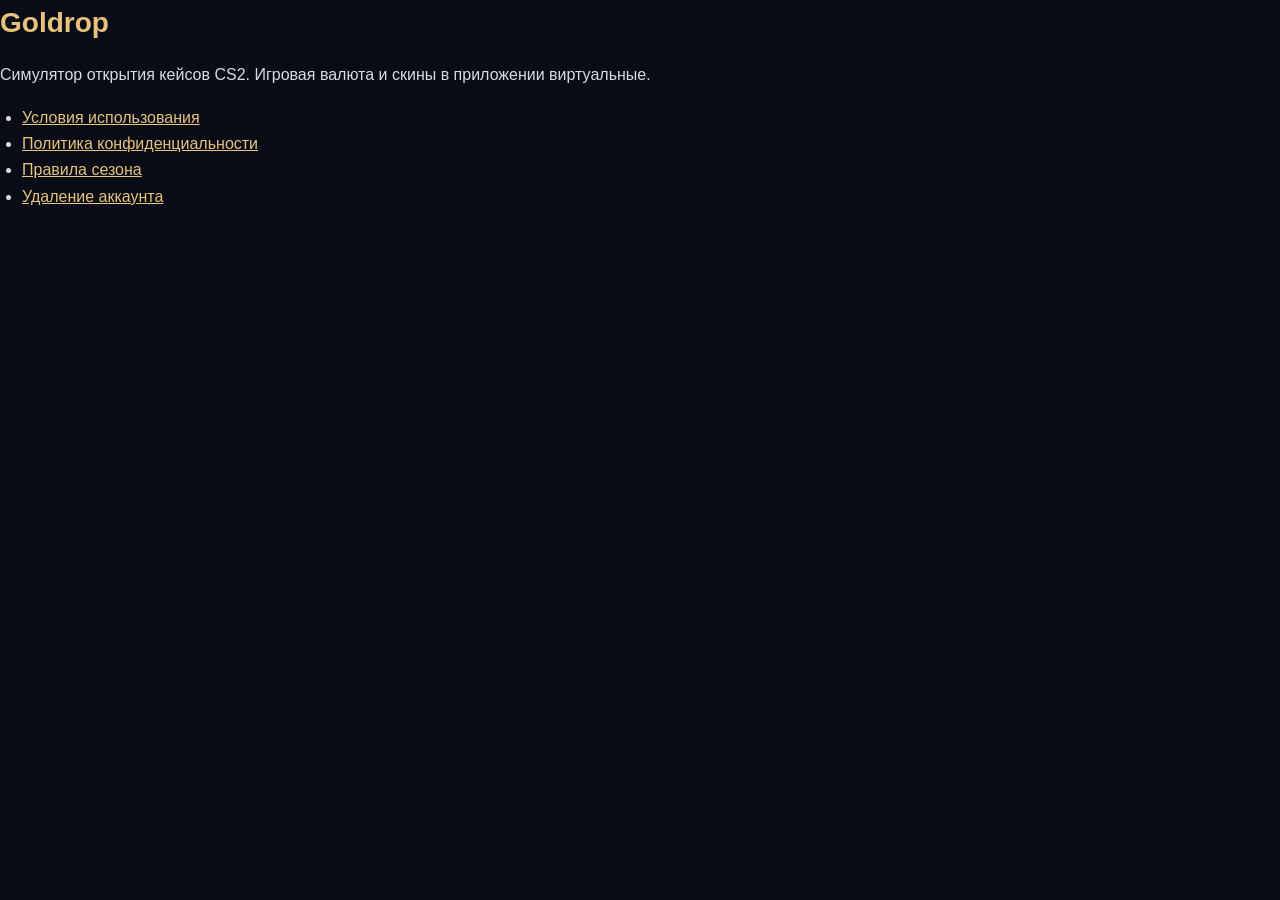
<file: index.html>
<!doctype html>
<html lang="ru">
<head>
  <meta charset="utf-8">
  <meta name="viewport" content="width=device-width, initial-scale=1">
  <title>Goldrop</title>
  <link rel="stylesheet" href="style.css">
</head>
<body>
  <h1>Goldrop</h1>
  <p>Симулятор открытия кейсов CS2. Игровая валюта и скины в приложении виртуальные.</p>
  <ul>
    <li><a href="terms.html">Условия использования</a></li>
    <li><a href="privacy.html">Политика конфиденциальности</a></li>
    <li><a href="season-rules.html">Правила сезона</a></li>
    <li><a href="delete-account.html">Удаление аккаунта</a></li>
  </ul>
</body>
</html>
</file>
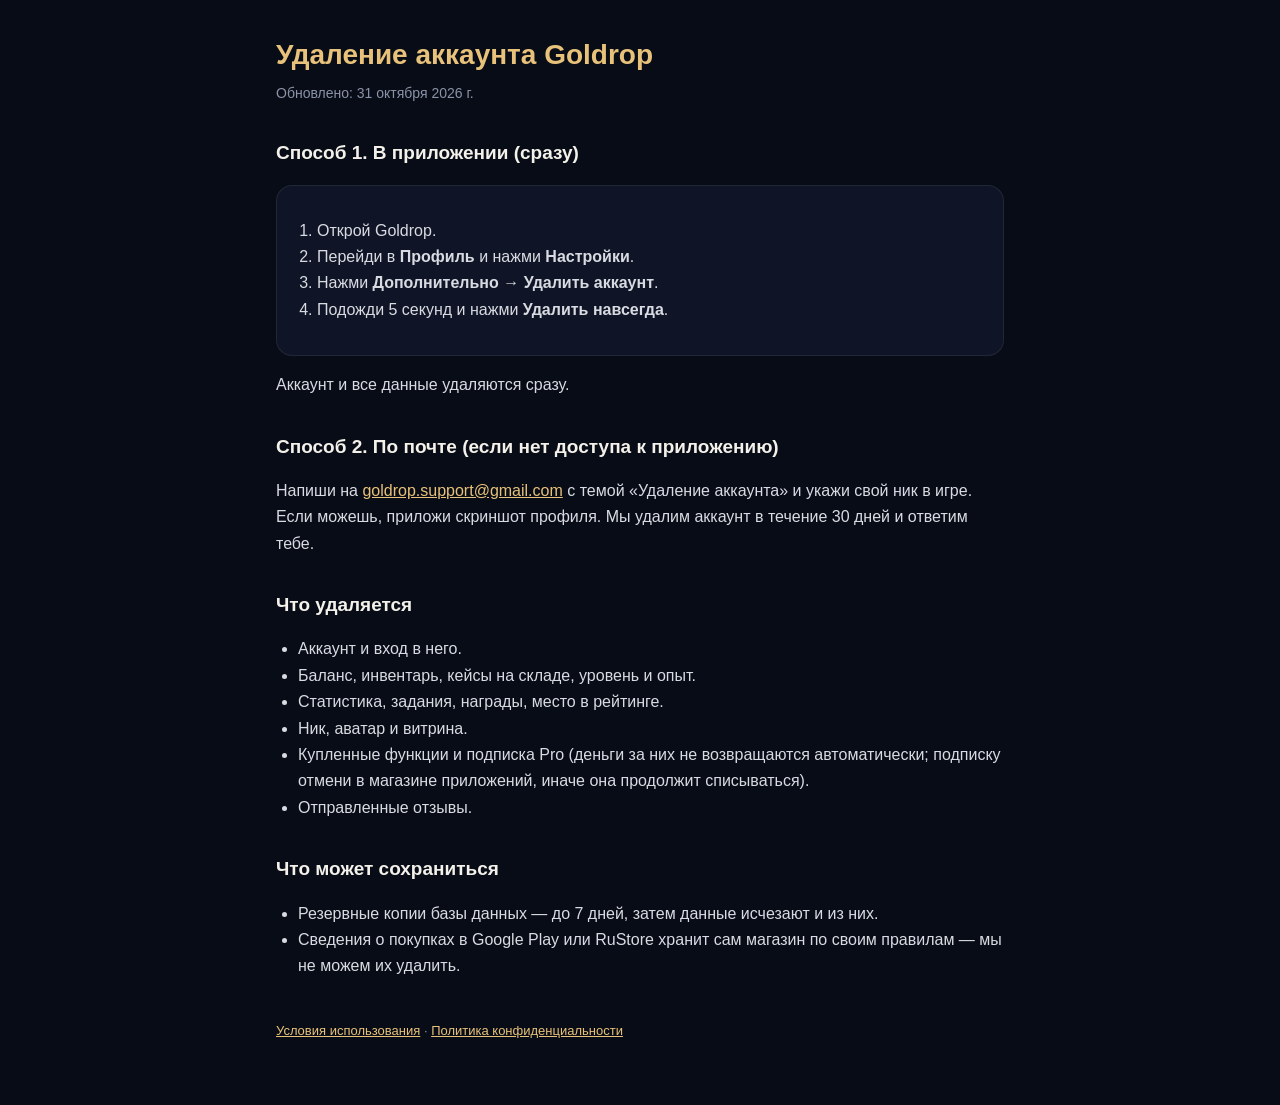
<file: delete-account.html>
<!doctype html>
<html lang="ru">
<head>
  <meta charset="utf-8">
  <meta name="viewport" content="width=device-width, initial-scale=1">
  <title>Goldrop — Удаление аккаунта</title>
  <link rel="stylesheet" href="style.css">
</head>
<body>
<main>
  <h1>Удаление аккаунта Goldrop</h1>
  <div class="date">Обновлено: 31 октября 2026 г.</div>

  <h2>Способ 1. В приложении (сразу)</h2>
  <div class="box">
    <ol>
      <li>Открой Goldrop.</li>
      <li>Перейди в <b>Профиль</b> и нажми <b>Настройки</b>.</li>
      <li>Нажми <b>Дополнительно</b> → <b>Удалить аккаунт</b>.</li>
      <li>Подожди 5 секунд и нажми <b>Удалить навсегда</b>.</li>
    </ol>
  </div>
  <p>Аккаунт и все данные удаляются сразу.</p>

  <h2>Способ 2. По почте (если нет доступа к приложению)</h2>
  <p>Напиши на <a href="mailto:goldrop.support@gmail.com?subject=Удаление%20аккаунта">goldrop.support@gmail.com</a> с темой «Удаление аккаунта» и укажи свой ник в игре. Если можешь, приложи скриншот профиля. Мы удалим аккаунт в течение 30 дней и ответим тебе.</p>

  <h2>Что удаляется</h2>
  <ul>
    <li>Аккаунт и вход в него.</li>
    <li>Баланс, инвентарь, кейсы на складе, уровень и опыт.</li>
    <li>Статистика, задания, награды, место в рейтинге.</li>
    <li>Ник, аватар и витрина.</li>
    <li>Купленные функции и подписка Pro (деньги за них не возвращаются автоматически; подписку отмени в магазине приложений, иначе она продолжит списываться).</li>
    <li>Отправленные отзывы.</li>
  </ul>

  <h2>Что может сохраниться</h2>
  <ul>
    <li>Резервные копии базы данных — до 7 дней, затем данные исчезают и из них.</li>
    <li>Сведения о покупках в Google Play или RuStore хранит сам магазин по своим правилам — мы не можем их удалить.</li>
  </ul>

  <footer><a href="terms.html">Условия использования</a> · <a href="privacy.html">Политика конфиденциальности</a></footer>
</main>
</body>
</html>
</file>
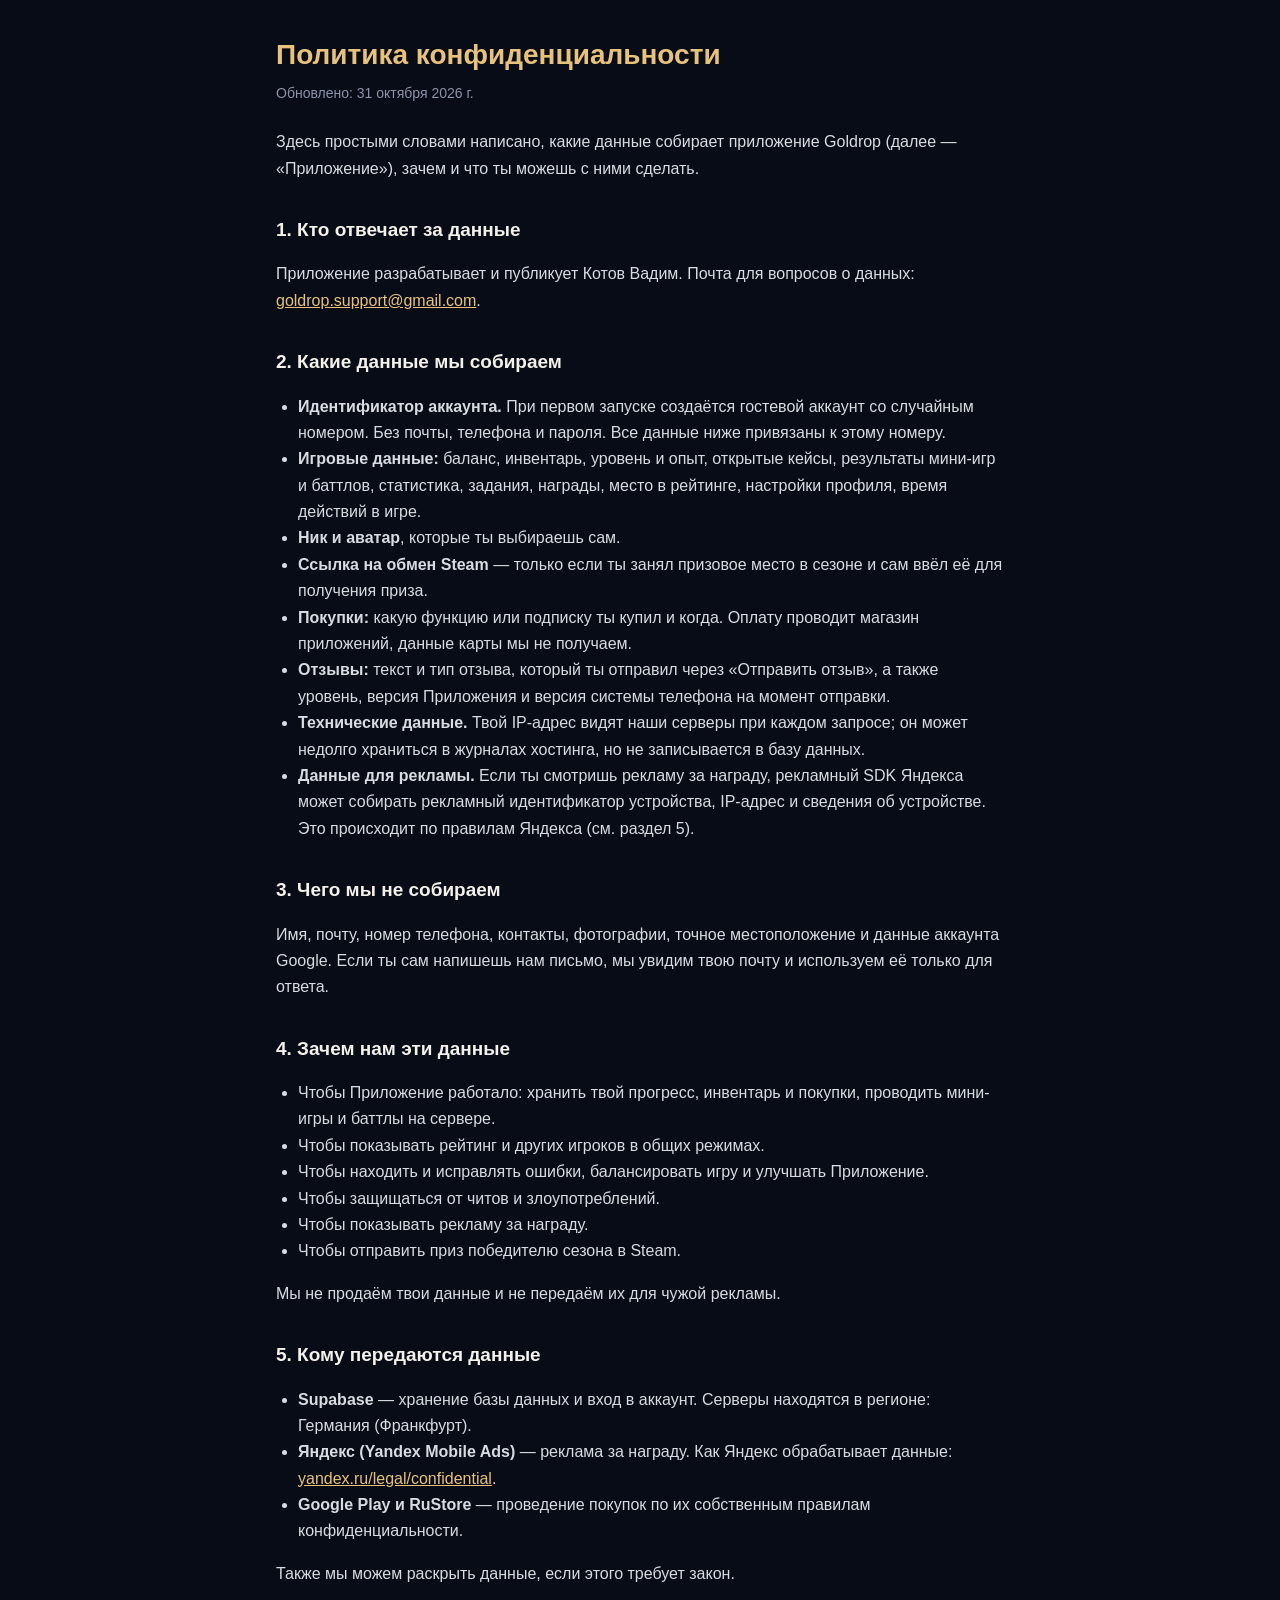
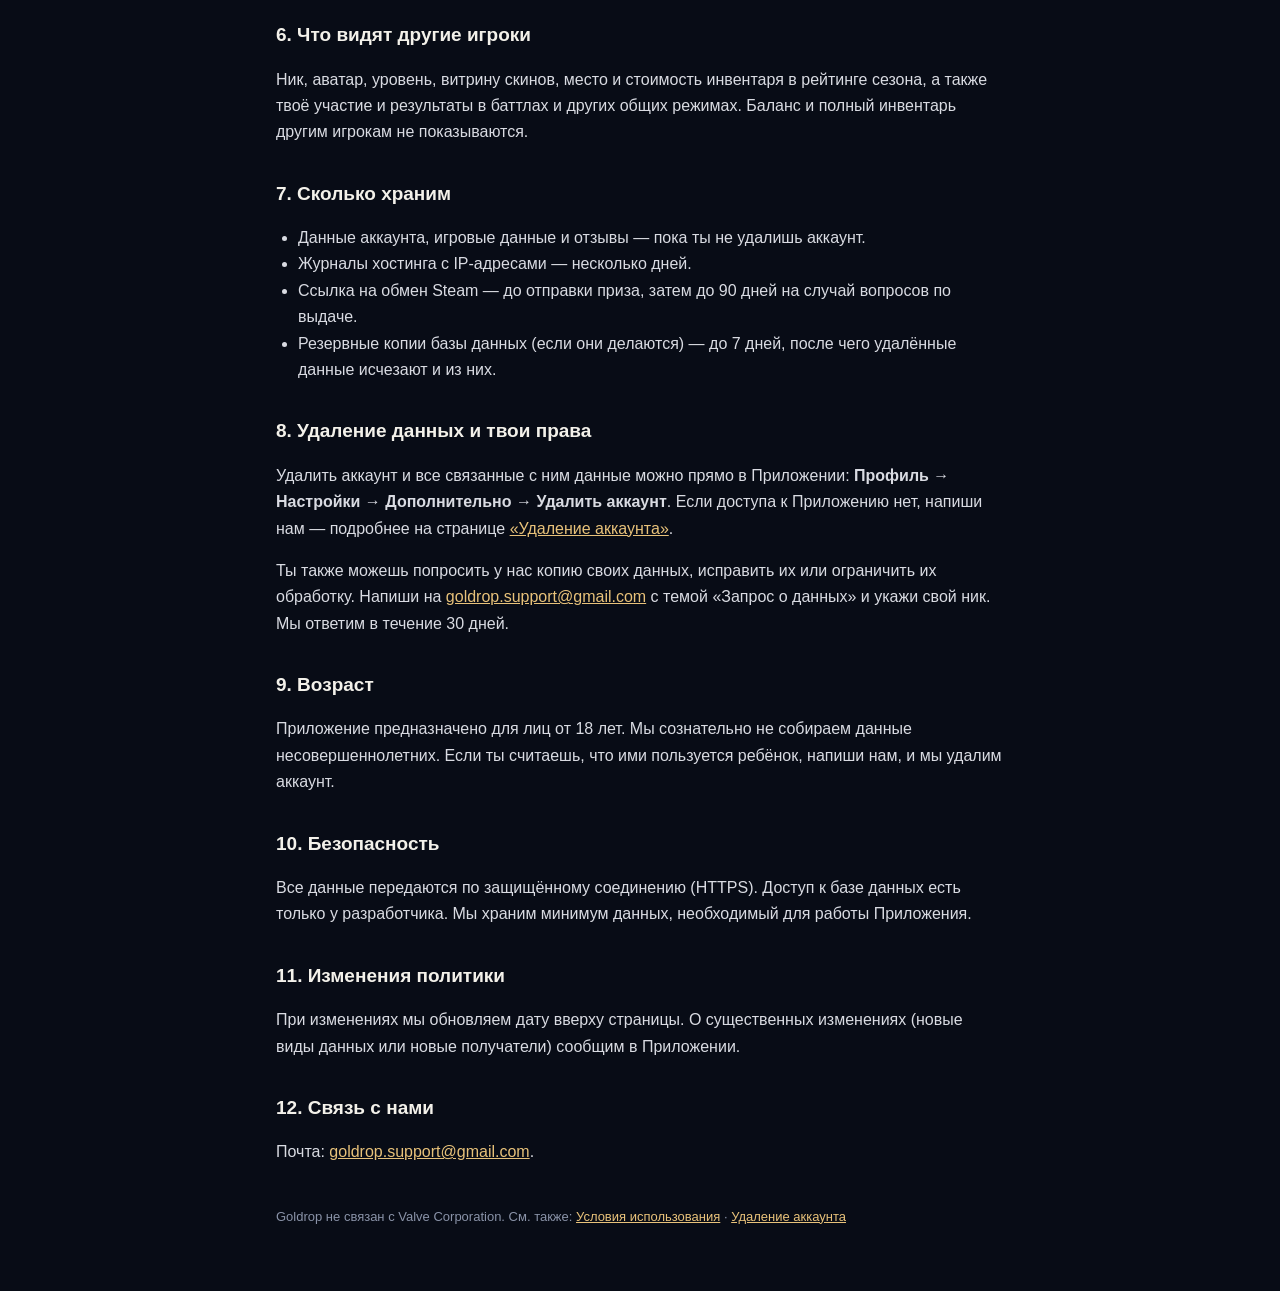
<file: privacy.html>
<!doctype html>
<html lang="ru">
<head>
  <meta charset="utf-8">
  <meta name="viewport" content="width=device-width, initial-scale=1">
  <title>Goldrop — Политика конфиденциальности</title>
  <link rel="stylesheet" href="style.css">
</head>
<body>
<main>
  <h1>Политика конфиденциальности</h1>
  <div class="date">Обновлено: 31 октября 2026 г.</div>

  <p>Здесь простыми словами написано, какие данные собирает приложение Goldrop (далее — «Приложение»), зачем и что ты можешь с ними сделать.</p>

  <h2>1. Кто отвечает за данные</h2>
  <p>Приложение разрабатывает и публикует Котов Вадим. Почта для вопросов о данных: <a href="mailto:goldrop.support@gmail.com">goldrop.support@gmail.com</a>.</p>

  <h2>2. Какие данные мы собираем</h2>
  <ul>
    <li><b>Идентификатор аккаунта.</b> При первом запуске создаётся гостевой аккаунт со случайным номером. Без почты, телефона и пароля. Все данные ниже привязаны к этому номеру.</li>
    <li><b>Игровые данные:</b> баланс, инвентарь, уровень и опыт, открытые кейсы, результаты мини-игр и баттлов, статистика, задания, награды, место в рейтинге, настройки профиля, время действий в игре.</li>
    <li><b>Ник и аватар</b>, которые ты выбираешь сам.</li> 
    <li><b>Ссылка на обмен Steam</b> — только если ты занял призовое место в сезоне и сам ввёл её для получения приза.</li>
    <li><b>Покупки:</b> какую функцию или подписку ты купил и когда. Оплату проводит магазин приложений, данные карты мы не получаем.</li>
    <li><b>Отзывы:</b> текст и тип отзыва, который ты отправил через «Отправить отзыв», а также уровень, версия Приложения и версия системы телефона на момент отправки.</li>
    <li><b>Технические данные.</b> Твой IP-адрес видят наши серверы при каждом запросе; он может недолго храниться в журналах хостинга, но не записывается в базу данных.</li>
    <li><b>Данные для рекламы.</b> Если ты смотришь рекламу за награду, рекламный SDK Яндекса может собирать рекламный идентификатор устройства, IP-адрес и сведения об устройстве. Это происходит по правилам Яндекса (см. раздел 5).</li>
  </ul>

  <h2>3. Чего мы не собираем</h2>
  <p>Имя, почту, номер телефона, контакты, фотографии, точное местоположение и данные аккаунта Google. Если ты сам напишешь нам письмо, мы увидим твою почту и используем её только для ответа.</p>

  <h2>4. Зачем нам эти данные</h2>
  <ul>
    <li>Чтобы Приложение работало: хранить твой прогресс, инвентарь и покупки, проводить мини-игры и баттлы на сервере.</li>
    <li>Чтобы показывать рейтинг и других игроков в общих режимах.</li>
    <li>Чтобы находить и исправлять ошибки, балансировать игру и улучшать Приложение.</li>
    <li>Чтобы защищаться от читов и злоупотреблений.</li>
    <li>Чтобы показывать рекламу за награду.</li>
    <li>Чтобы отправить приз победителю сезона в Steam.</li>
  </ul>
  <p>Мы не продаём твои данные и не передаём их для чужой рекламы.</p>

  <h2>5. Кому передаются данные</h2>
  <ul>
    <li><b>Supabase</b> — хранение базы данных и вход в аккаунт. Серверы находятся в регионе: Германия (Франкфурт).</li>
    <li><b>Яндекс (Yandex Mobile Ads)</b> — реклама за награду. Как Яндекс обрабатывает данные: <a href="https://yandex.ru/legal/confidential/">yandex.ru/legal/confidential</a>.</li>
    <li><b>Google Play и RuStore</b> — проведение покупок по их собственным правилам конфиденциальности.</li>
  </ul>
  <p>Также мы можем раскрыть данные, если этого требует закон.</p>

  <h2>6. Что видят другие игроки</h2>
  <p>Ник, аватар, уровень, витрину скинов, место и стоимость инвентаря в рейтинге сезона, а также твоё участие и результаты в баттлах и других общих режимах. Баланс и полный инвентарь другим игрокам не показываются.</p>

  <h2>7. Сколько храним</h2>
  <ul>
    <li>Данные аккаунта, игровые данные и отзывы — пока ты не удалишь аккаунт.</li>
    <li>Журналы хостинга с IP-адресами — несколько дней.</li>
    <li>Ссылка на обмен Steam — до отправки приза, затем до 90 дней на случай вопросов по выдаче.</li>
    <li>Резервные копии базы данных (если они делаются) — до 7 дней, после чего удалённые данные исчезают и из них.</li>
  </ul>

  <h2>8. Удаление данных и твои права</h2>
  <p>Удалить аккаунт и все связанные с ним данные можно прямо в Приложении: <b>Профиль → Настройки → Дополнительно → Удалить аккаунт</b>. Если доступа к Приложению нет, напиши нам — подробнее на странице <a href="delete-account.html">«Удаление аккаунта»</a>.</p>
  <p>Ты также можешь попросить у нас копию своих данных, исправить их или ограничить их обработку. Напиши на <a href="mailto:goldrop.support@gmail.com">goldrop.support@gmail.com</a> с темой «Запрос о данных» и укажи свой ник. Мы ответим в течение 30 дней.</p>

  <h2>9. Возраст</h2>
  <p>Приложение предназначено для лиц от 18 лет. Мы сознательно не собираем данные несовершеннолетних. Если ты считаешь, что ими пользуется ребёнок, напиши нам, и мы удалим аккаунт.</p>

  <h2>10. Безопасность</h2>
  <p>Все данные передаются по защищённому соединению (HTTPS). Доступ к базе данных есть только у разработчика. Мы храним минимум данных, необходимый для работы Приложения.</p>

  <h2>11. Изменения политики</h2>
  <p>При изменениях мы обновляем дату вверху страницы. О существенных изменениях (новые виды данных или новые получатели) сообщим в Приложении.</p>

  <h2>12. Связь с нами</h2>
  <p>Почта: <a href="mailto:goldrop.support@gmail.com">goldrop.support@gmail.com</a>.</p>

  <footer>Goldrop не связан с Valve Corporation. См. также: <a href="terms.html">Условия использования</a> · <a href="delete-account.html">Удаление аккаунта</a></footer>
</main>
</body>
</html>
</file>
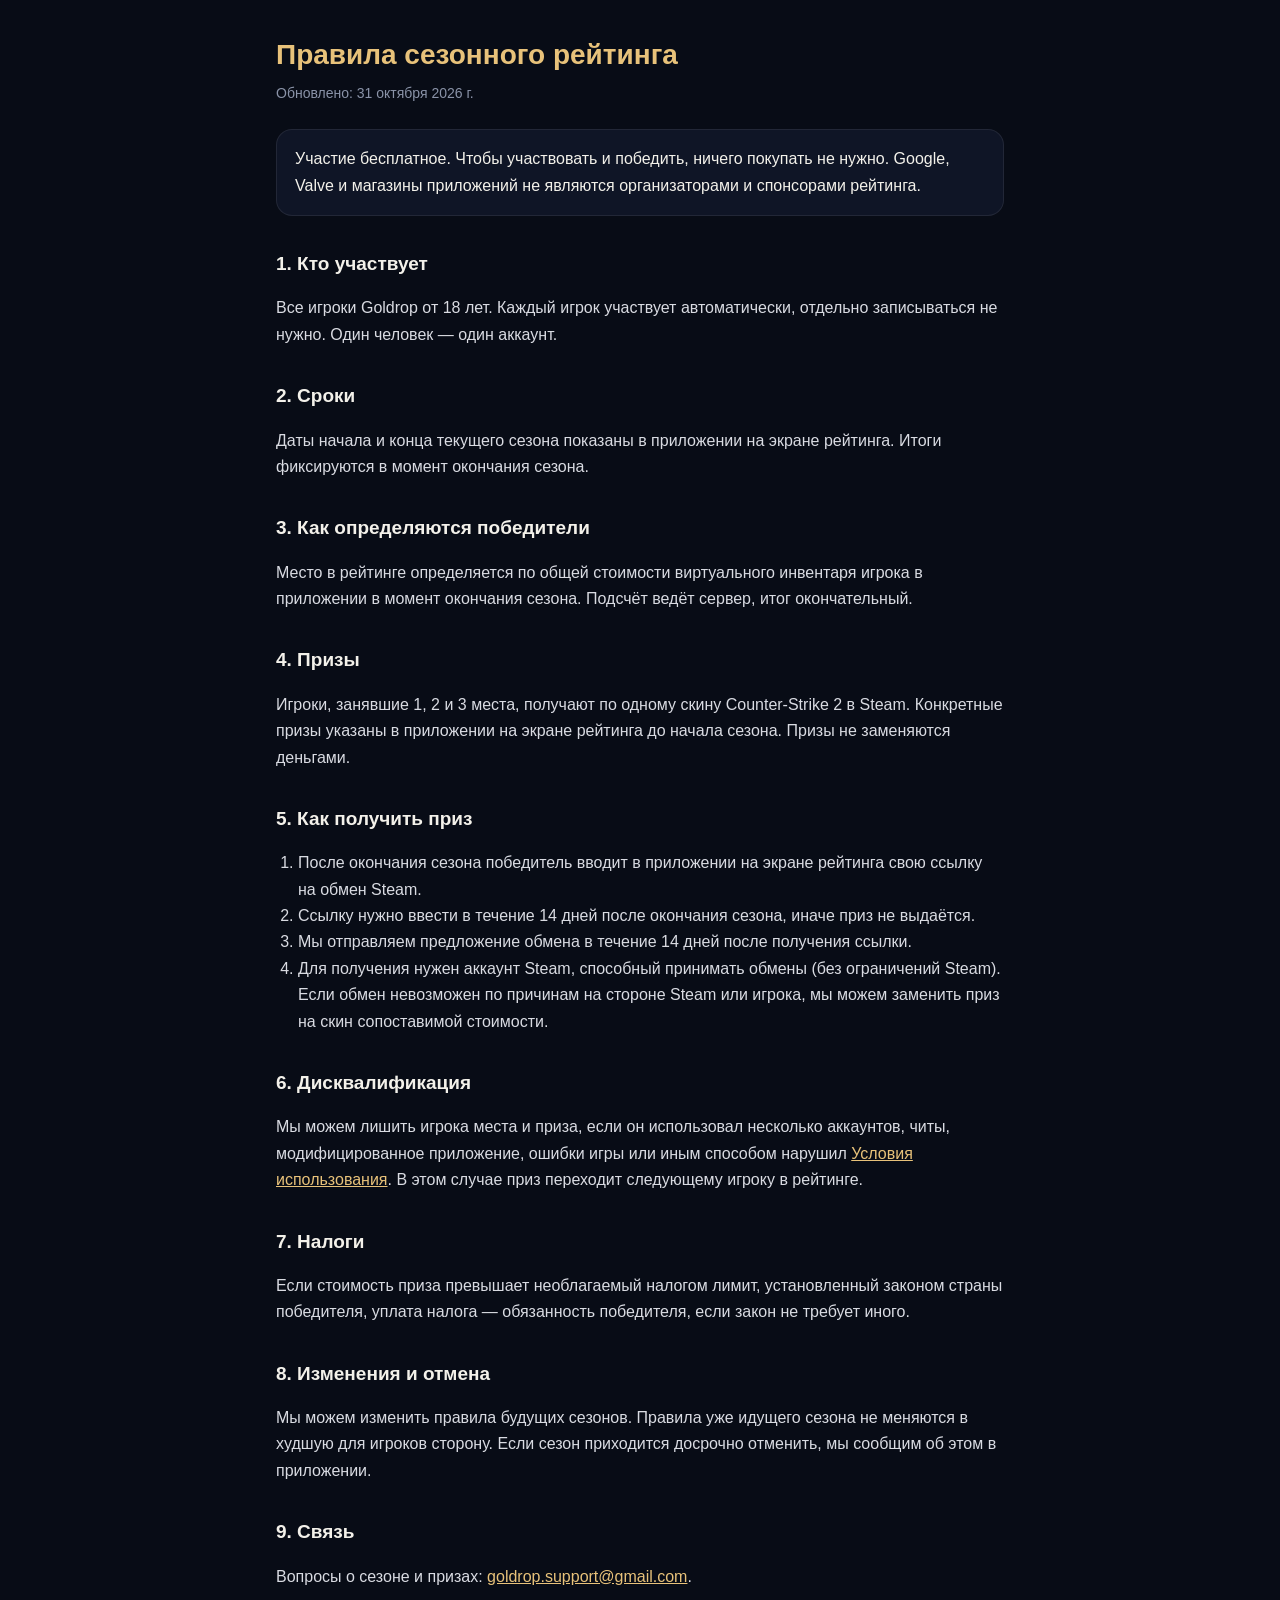
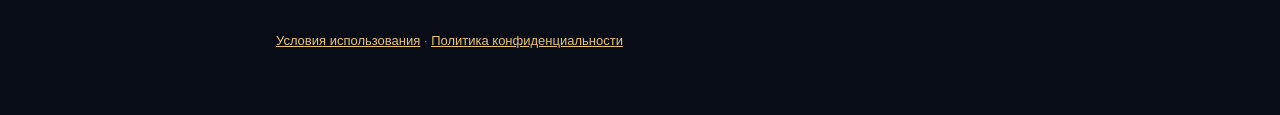
<file: season-rules.html>
<!doctype html>
<html lang="ru">
<head>
  <meta charset="utf-8">
  <meta name="viewport" content="width=device-width, initial-scale=1">
  <title>Goldrop — Правила сезона</title>
  <link rel="stylesheet" href="style.css">
</head>
<body>
<main>
  <h1>Правила сезонного рейтинга</h1>
  <div class="date">Обновлено: 31 октября 2026 г.</div>

  <div class="box">Участие бесплатное. Чтобы участвовать и победить, ничего покупать не нужно. Google, Valve и магазины приложений не являются организаторами и спонсорами рейтинга.</div>

  <h2>1. Кто участвует</h2>
  <p>Все игроки Goldrop от 18 лет. Каждый игрок участвует автоматически, отдельно записываться не нужно. Один человек — один аккаунт.</p>

  <h2>2. Сроки</h2>
  <p>Даты начала и конца текущего сезона показаны в приложении на экране рейтинга. Итоги фиксируются в момент окончания сезона.</p>

  <h2>3. Как определяются победители</h2>
  <p>Место в рейтинге определяется по общей стоимости виртуального инвентаря игрока в приложении в момент окончания сезона. Подсчёт ведёт сервер, итог окончательный.</p>

  <h2>4. Призы</h2>
  <p>Игроки, занявшие 1, 2 и 3 места, получают по одному скину Counter-Strike 2 в Steam. Конкретные призы указаны в приложении на экране рейтинга до начала сезона. Призы не заменяются деньгами.</p>

  <h2>5. Как получить приз</h2>
  <ol>
    <li>После окончания сезона победитель вводит в приложении на экране рейтинга свою ссылку на обмен Steam.</li>
    <li>Ссылку нужно ввести в течение 14 дней после окончания сезона, иначе приз не выдаётся.</li>
    <li>Мы отправляем предложение обмена в течение 14 дней после получения ссылки.</li>
    <li>Для получения нужен аккаунт Steam, способный принимать обмены (без ограничений Steam). Если обмен невозможен по причинам на стороне Steam или игрока, мы можем заменить приз на скин сопоставимой стоимости.</li>
  </ol>

  <h2>6. Дисквалификация</h2>
  <p>Мы можем лишить игрока места и приза, если он использовал несколько аккаунтов, читы, модифицированное приложение, ошибки игры или иным способом нарушил <a href="terms.html">Условия использования</a>. В этом случае приз переходит следующему игроку в рейтинге.</p>

  <h2>7. Налоги</h2>
  <p>Если стоимость приза превышает необлагаемый налогом лимит, установленный законом страны победителя, уплата налога — обязанность победителя, если закон не требует иного.</p>

  <h2>8. Изменения и отмена</h2>
  <p>Мы можем изменить правила будущих сезонов. Правила уже идущего сезона не меняются в худшую для игроков сторону. Если сезон приходится досрочно отменить, мы сообщим об этом в приложении.</p>

  <h2>9. Связь</h2>
  <p>Вопросы о сезоне и призах: <a href="mailto:goldrop.support@gmail.com">goldrop.support@gmail.com</a>.</p>

  <footer><a href="terms.html">Условия использования</a> · <a href="privacy.html">Политика конфиденциальности</a></footer>
</main>
</body>
</html>
</file>
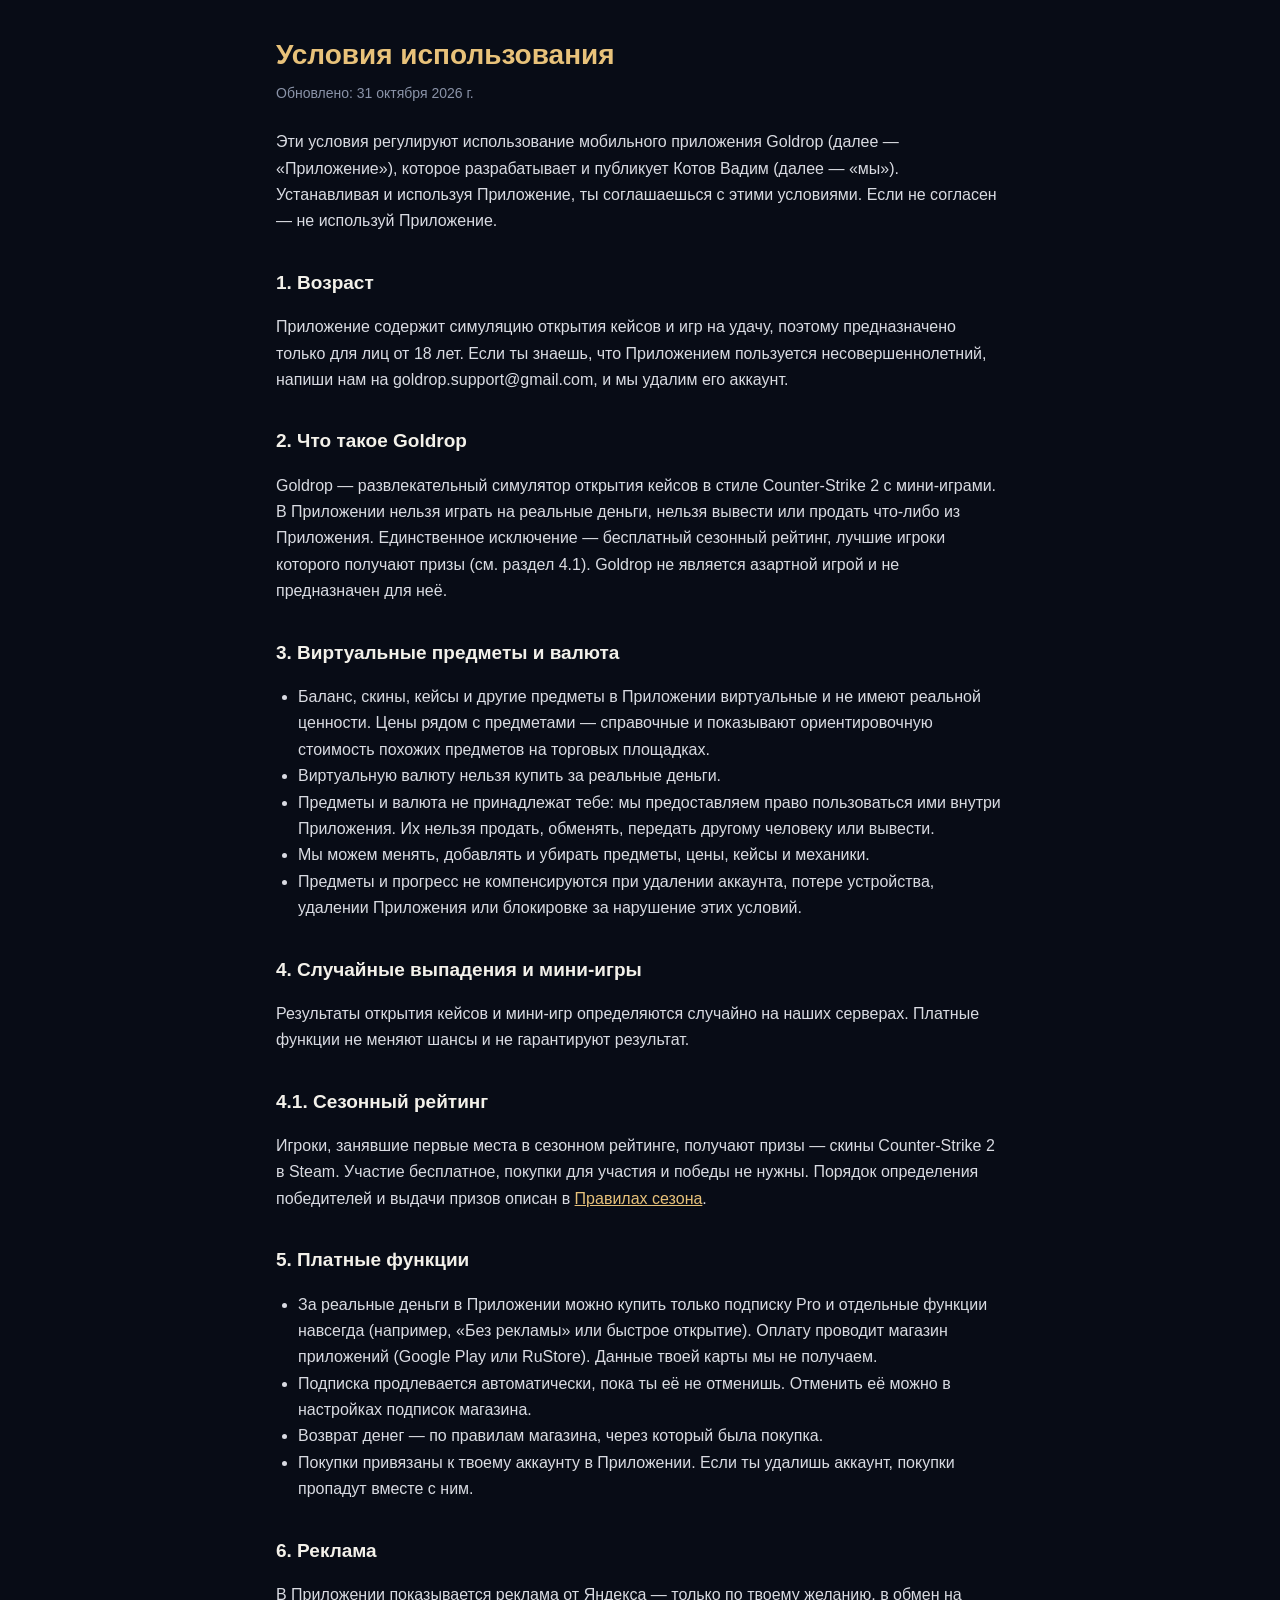
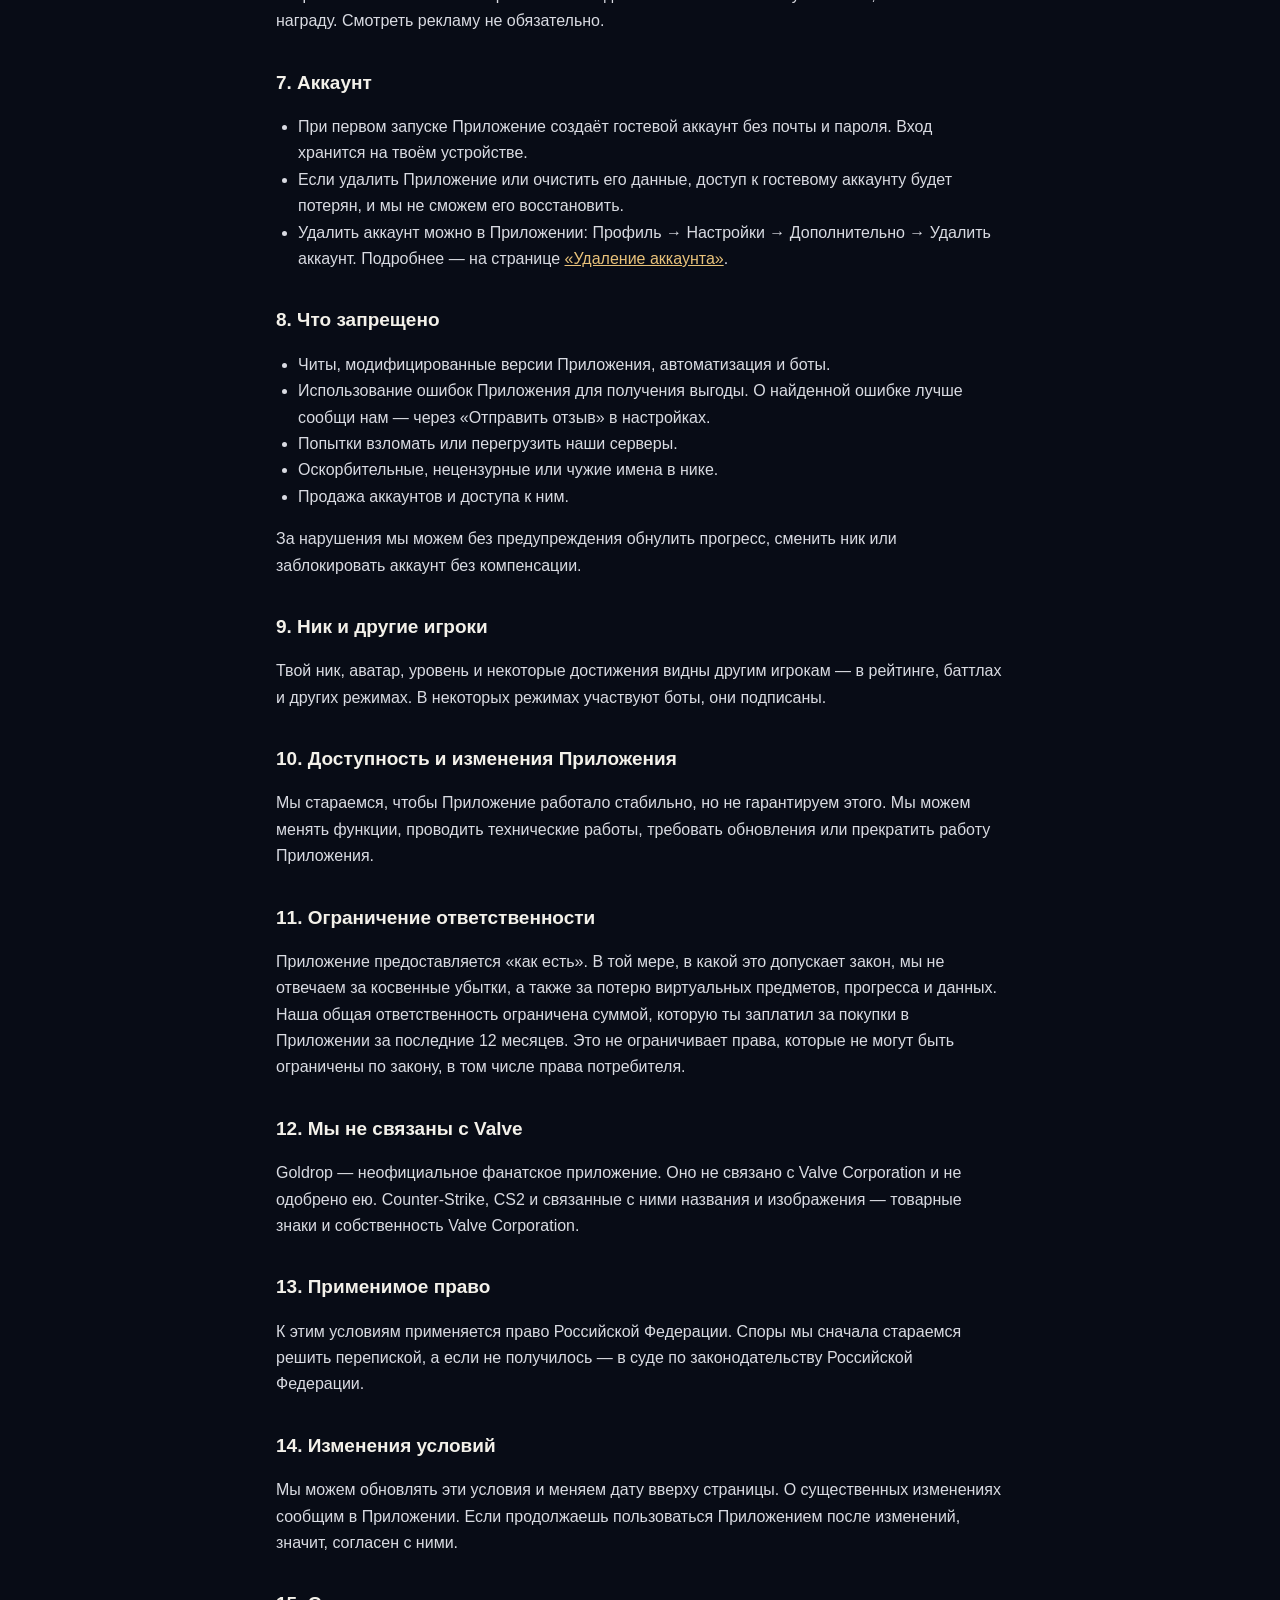
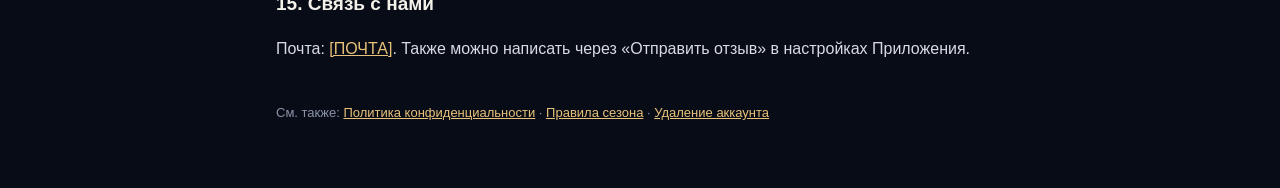
<file: terms.html>
<!doctype html>
<html lang="ru">
<head>
  <meta charset="utf-8">
  <meta name="viewport" content="width=device-width, initial-scale=1">
  <title>Goldrop — Условия использования</title>
  <link rel="stylesheet" href="style.css">
</head>
<body>
<main>
  <h1>Условия использования</h1>
  <div class="date">Обновлено: 31 октября 2026 г.</div>

  <p>Эти условия регулируют использование мобильного приложения Goldrop (далее — «Приложение»), которое разрабатывает и публикует Котов Вадим (далее — «мы»). Устанавливая и используя Приложение, ты соглашаешься с этими условиями. Если не согласен — не используй Приложение.</p>

  <h2>1. Возраст</h2>
  <p>Приложение содержит симуляцию открытия кейсов и игр на удачу, поэтому предназначено только для лиц от 18 лет. Если ты знаешь, что Приложением пользуется несовершеннолетний, напиши нам на goldrop.support@gmail.com, и мы удалим его аккаунт.</p>

  <h2>2. Что такое Goldrop</h2>
<p>Goldrop — развлекательный симулятор открытия кейсов в стиле Counter-Strike 2 с мини-играми. В Приложении нельзя играть на реальные деньги, нельзя вывести или продать что-либо из Приложения. Единственное исключение — бесплатный сезонный рейтинг, лучшие игроки которого получают призы (см. раздел 4.1). Goldrop не является азартной игрой и не предназначен для неё.</p>

  <h2>3. Виртуальные предметы и валюта</h2>
  <ul>
    <li>Баланс, скины, кейсы и другие предметы в Приложении виртуальные и не имеют реальной ценности. Цены рядом с предметами — справочные и показывают ориентировочную стоимость похожих предметов на торговых площадках.</li>
    <li>Виртуальную валюту нельзя купить за реальные деньги.</li>
    <li>Предметы и валюта не принадлежат тебе: мы предоставляем право пользоваться ими внутри Приложения. Их нельзя продать, обменять, передать другому человеку или вывести.</li>
    <li>Мы можем менять, добавлять и убирать предметы, цены, кейсы и механики.</li>
    <li>Предметы и прогресс не компенсируются при удалении аккаунта, потере устройства, удалении Приложения или блокировке за нарушение этих условий.</li>
  </ul>

  <h2>4. Случайные выпадения и мини-игры</h2>
  <p>Результаты открытия кейсов и мини-игр определяются случайно на наших серверах. Платные функции не меняют шансы и не гарантируют результат.</p>

 <h2>4.1. Сезонный рейтинг</h2>
  <p>Игроки, занявшие первые места в сезонном рейтинге, получают призы — скины Counter-Strike 2 в Steam. Участие бесплатное, покупки для участия и победы не нужны. Порядок определения победителей и выдачи призов описан в <a href="season-rules.html">Правилах сезона</a>.</p>
  
  <h2>5. Платные функции</h2>
  <ul>
    <li>За реальные деньги в Приложении можно купить только подписку Pro и отдельные функции навсегда (например, «Без рекламы» или быстрое открытие). Оплату проводит магазин приложений (Google Play или RuStore). Данные твоей карты мы не получаем.</li>
    <li>Подписка продлевается автоматически, пока ты её не отменишь. Отменить её можно в настройках подписок магазина.</li>
    <li>Возврат денег — по правилам магазина, через который была покупка.</li>
    <li>Покупки привязаны к твоему аккаунту в Приложении. Если ты удалишь аккаунт, покупки пропадут вместе с ним.</li>
  </ul>

  <h2>6. Реклама</h2>
  <p>В Приложении показывается реклама от Яндекса — только по твоему желанию, в обмен на награду. Смотреть рекламу не обязательно.</p>

  <h2>7. Аккаунт</h2>
  <ul>
    <li>При первом запуске Приложение создаёт гостевой аккаунт без почты и пароля. Вход хранится на твоём устройстве.</li>
    <li>Если удалить Приложение или очистить его данные, доступ к гостевому аккаунту будет потерян, и мы не сможем его восстановить.</li>
    <li>Удалить аккаунт можно в Приложении: Профиль → Настройки → Дополнительно → Удалить аккаунт. Подробнее — на странице <a href="delete-account.html">«Удаление аккаунта»</a>.</li>
  </ul>

  <h2>8. Что запрещено</h2>
  <ul>
    <li>Читы, модифицированные версии Приложения, автоматизация и боты.</li>
    <li>Использование ошибок Приложения для получения выгоды. О найденной ошибке лучше сообщи нам — через «Отправить отзыв» в настройках.</li>
    <li>Попытки взломать или перегрузить наши серверы.</li>
    <li>Оскорбительные, нецензурные или чужие имена в нике.</li>
    <li>Продажа аккаунтов и доступа к ним.</li>
  </ul>
  <p>За нарушения мы можем без предупреждения обнулить прогресс, сменить ник или заблокировать аккаунт без компенсации.</p>

  <h2>9. Ник и другие игроки</h2>
  <p>Твой ник, аватар, уровень и некоторые достижения видны другим игрокам — в рейтинге, баттлах и других режимах. В некоторых режимах участвуют боты, они подписаны.</p>

  <h2>10. Доступность и изменения Приложения</h2>
  <p>Мы стараемся, чтобы Приложение работало стабильно, но не гарантируем этого. Мы можем менять функции, проводить технические работы, требовать обновления или прекратить работу Приложения.</p>

  <h2>11. Ограничение ответственности</h2>
  <p>Приложение предоставляется «как есть». В той мере, в какой это допускает закон, мы не отвечаем за косвенные убытки, а также за потерю виртуальных предметов, прогресса и данных. Наша общая ответственность ограничена суммой, которую ты заплатил за покупки в Приложении за последние 12 месяцев. Это не ограничивает права, которые не могут быть ограничены по закону, в том числе права потребителя.</p>

  <h2>12. Мы не связаны с Valve</h2>
  <p>Goldrop — неофициальное фанатское приложение. Оно не связано с Valve Corporation и не одобрено ею. Counter-Strike, CS2 и связанные с ними названия и изображения — товарные знаки и собственность Valve Corporation.</p>

  <h2>13. Применимое право</h2>
  <p>К этим условиям применяется право Российской Федерации. Споры мы сначала стараемся решить перепиской, а если не получилось — в суде по законодательству Российской Федерации.</p>

  <h2>14. Изменения условий</h2>
  <p>Мы можем обновлять эти условия и меняем дату вверху страницы. О существенных изменениях сообщим в Приложении. Если продолжаешь пользоваться Приложением после изменений, значит, согласен с ними.</p>

  <h2>15. Связь с нами</h2>
  <p>Почта: <a href="mailto:[ПОЧТА]">[ПОЧТА]</a>. Также можно написать через «Отправить отзыв» в настройках Приложения.</p>

  <footer>См. также: <a href="privacy.html">Политика конфиденциальности</a> · <a href="season-rules.html">Правила сезона</a> · <a href="delete-account.html">Удаление аккаунта</a></footer>
</main>
</body>
</html>
</file>
<file: style.css>
/* Общий вид страниц: тёмный фон и золото, как в приложении */
:root {
  --bg: #080c16;
  --card: #0f1526;
  --text: #f3f1ea;
  --muted: #8a93a8;
  --accent: #e8c27a;
  --line: rgba(255, 255, 255, 0.08);
}
* { box-sizing: border-box; }
body {
  margin: 0;
  background: var(--bg);
  color: var(--text);
  font: 16px/1.65 -apple-system, "Segoe UI", Roboto, Arial, sans-serif;
}
main { max-width: 760px; margin: 0 auto; padding: 32px 16px 64px; }
h1 { font-size: 28px; margin: 0 0 4px; color: var(--accent); }
h2 { font-size: 19px; margin: 32px 0 8px; }
p, li { color: #d9dbe2; }
ul, ol { padding-left: 22px; }
a { color: var(--accent); }
.date { color: var(--muted); font-size: 14px; margin-bottom: 24px; }
.box { background: var(--card); border: 1px solid var(--line); border-radius: 16px; padding: 16px 18px; margin: 16px 0; }
footer { margin-top: 40px; color: var(--muted); font-size: 13px; }
</file>
